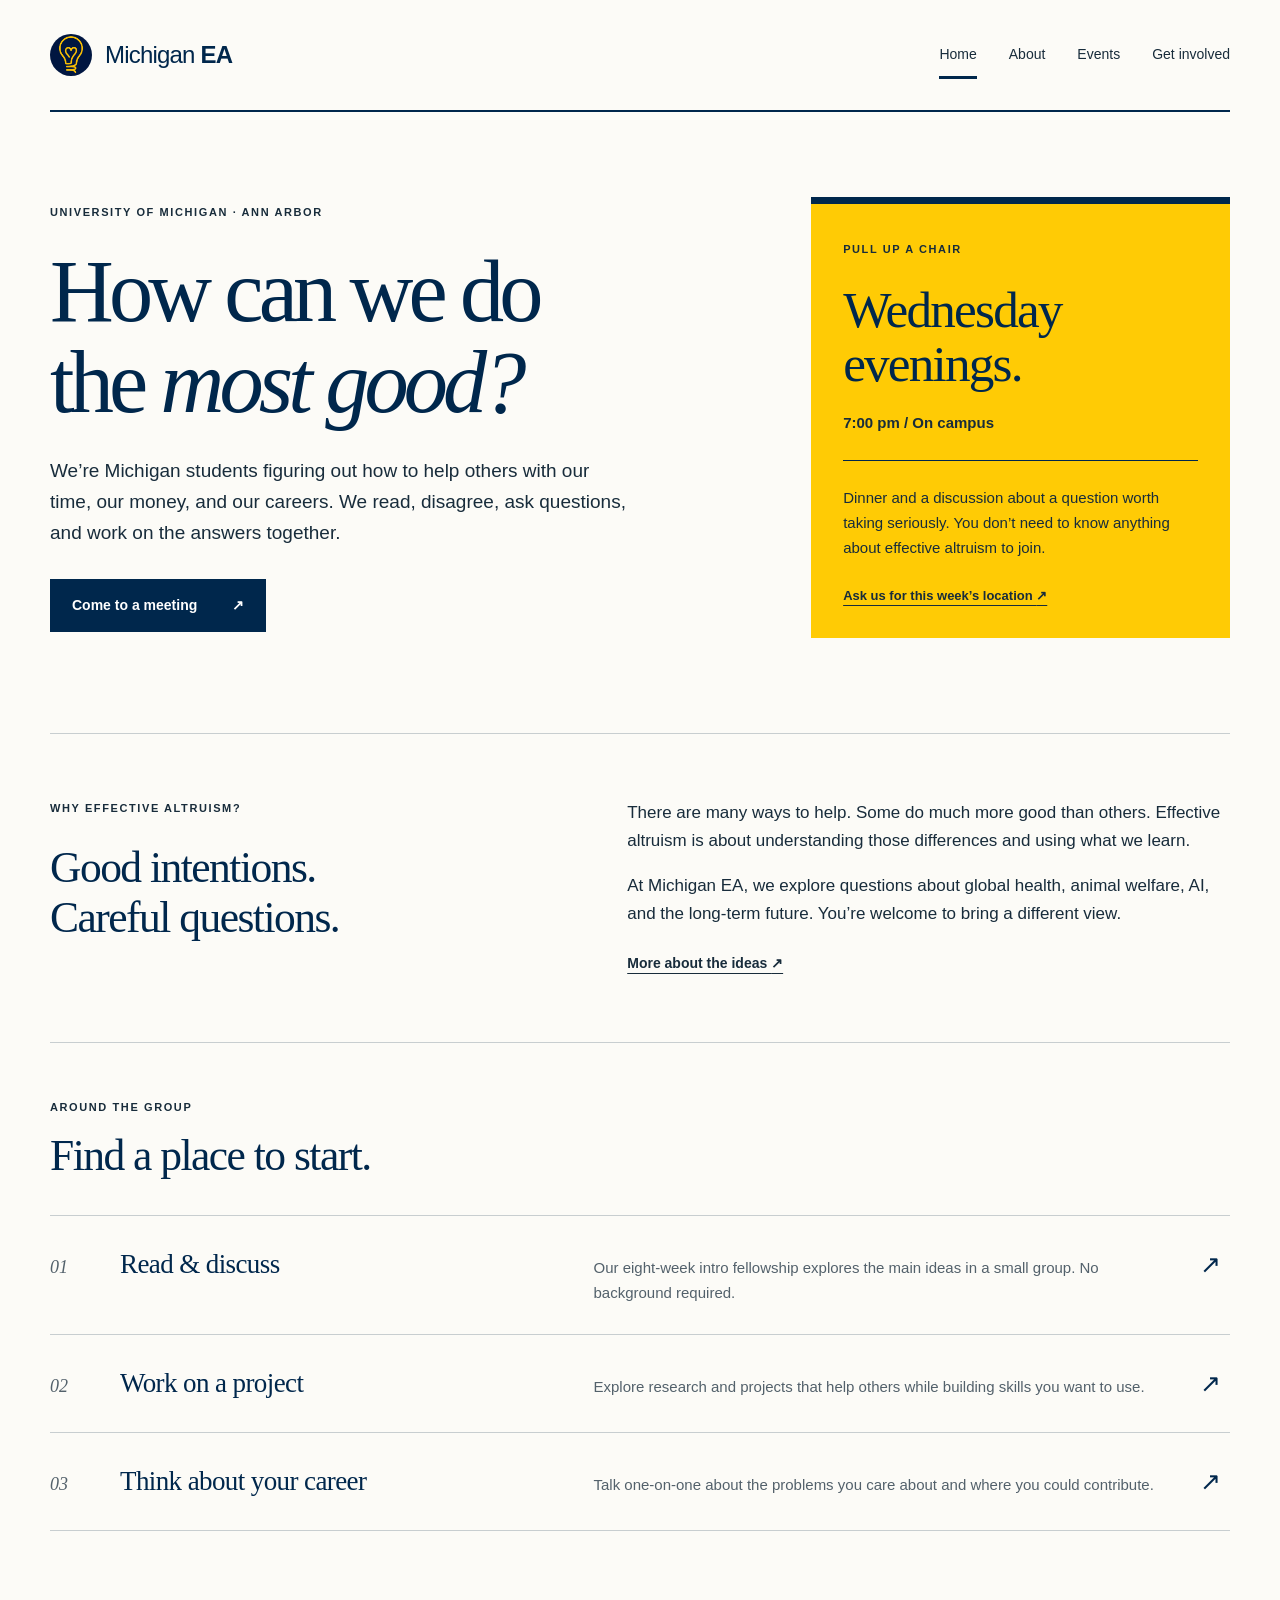
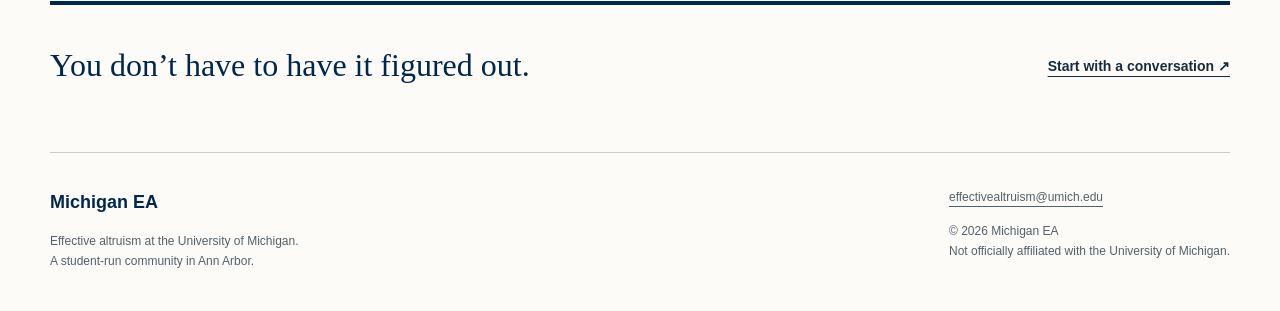
<file: index.html>
<!doctype html>
<html lang="en">
<head>
<meta charset="utf-8">
<meta name="viewport" content="width=device-width, initial-scale=1">
<title>How can we do the most good? — Michigan EA</title>
<meta name="description" content="A community of Michigan students thinking carefully about how to help others. Join our discussions, fellowship, and projects.">
<meta name="theme-color" content="#00274c">
<link rel="icon" href="favicon_ea.png">
<link rel="stylesheet" href="styles.css">
<script src="script.js" defer>
</script>
</head>
<body>
<a class="skip" href="#main">Skip to content</a>
<header class="shell header">
<a class="brand" href="index.html">
<img src="favicon_ea.png" alt="" width="42" height="42">
<span>Michigan <b>EA</b>
</span>
</a>
<button class="menu-toggle" type="button" aria-controls="navigation" aria-expanded="false" hidden>Menu</button>
<nav id="navigation" aria-label="Main navigation">
<a href="index.html" aria-current="page">Home</a>
<a href="about.html">About</a>
<a href="events.html">Events</a>
<a href="contact.html">Get involved</a>
</nav>
</header>
<main id="main">
<section class="shell home-intro">
<div class="hero-copy">
<p class="eyebrow">University of Michigan · Ann Arbor</p>
<h1>How can we do<br>the <em>most good?</em>
</h1>
<p class="intro-copy">We’re Michigan students figuring out how to help others with our time, our money, and our careers. We read, disagree, ask questions, and work on the answers together.</p>
<a class="button" href="contact.html">Come to a meeting <span aria-hidden="true">↗</span>
</a>
</div>
<aside class="meeting-note" aria-label="Weekly meetings">
<p class="eyebrow">Pull up a chair</p>
<h2>Wednesday<br>evenings.</h2>
<p class="meeting-time">7:00 pm / On campus</p>
<div class="note-rule">
</div>
<p>Dinner and a discussion about a question worth taking seriously. You don’t need to know anything about effective altruism to join.</p>
<a href="contact.html">Ask us for this week’s location <span aria-hidden="true">↗</span>
</a>
</aside>
</section>
<section class="shell split-section">
<div>
<p class="eyebrow">Why effective altruism?</p>
<h2>Good intentions.<br>Careful questions.</h2>
</div>
<div class="prose">
<p>There are many ways to help. Some do much more good than others. Effective altruism is about understanding those differences and using what we learn.</p>
<p>At Michigan EA, we explore questions about global health, animal welfare, AI, and the long-term future. You’re welcome to bring a different view.</p>
<a class="text-link" href="about.html">More about the ideas <span aria-hidden="true">↗</span>
</a>
</div>
</section>
<section class="shell programs">
<div class="section-heading">
<p class="eyebrow">Around the group</p>
<h2>Find a place to start.</h2>
</div>
<a class="program" href="about.html#fellowship">
<span class="program-number">01</span>
<h3>Read &amp; discuss</h3>
<p>Our eight-week intro fellowship explores the main ideas in a small group. No background required.</p>
<span class="arrow" aria-hidden="true">↗</span>
</a>
<a class="program" href="contact.html">
<span class="program-number">02</span>
<h3>Work on a project</h3>
<p>Explore research and projects that help others while building skills you want to use.</p>
<span class="arrow" aria-hidden="true">↗</span>
</a>
<a class="program" href="contact.html">
<span class="program-number">03</span>
<h3>Think about your career</h3>
<p>Talk one-on-one about the problems you care about and where you could contribute.</p>
<span class="arrow" aria-hidden="true">↗</span>
</a>
</section>
<section class="shell closing">
<p>You don’t have to have it figured out.</p>
<a class="text-link" href="contact.html">Start with a conversation <span aria-hidden="true">↗</span>
</a>
</section>
</main>
<footer class="shell footer">
<div>
<a class="footer-name" href="index.html">Michigan EA</a>
<p>Effective altruism at the University of Michigan.<br>A student-run community in Ann Arbor.</p>
</div>
<div>
<a href="mailto:effectivealtruism@umich.edu">effectivealtruism@umich.edu</a>
<p>© 2026 Michigan EA<br>Not officially affiliated with the University of Michigan.</p>
</div>
</footer>
</body>
</html>
</file>
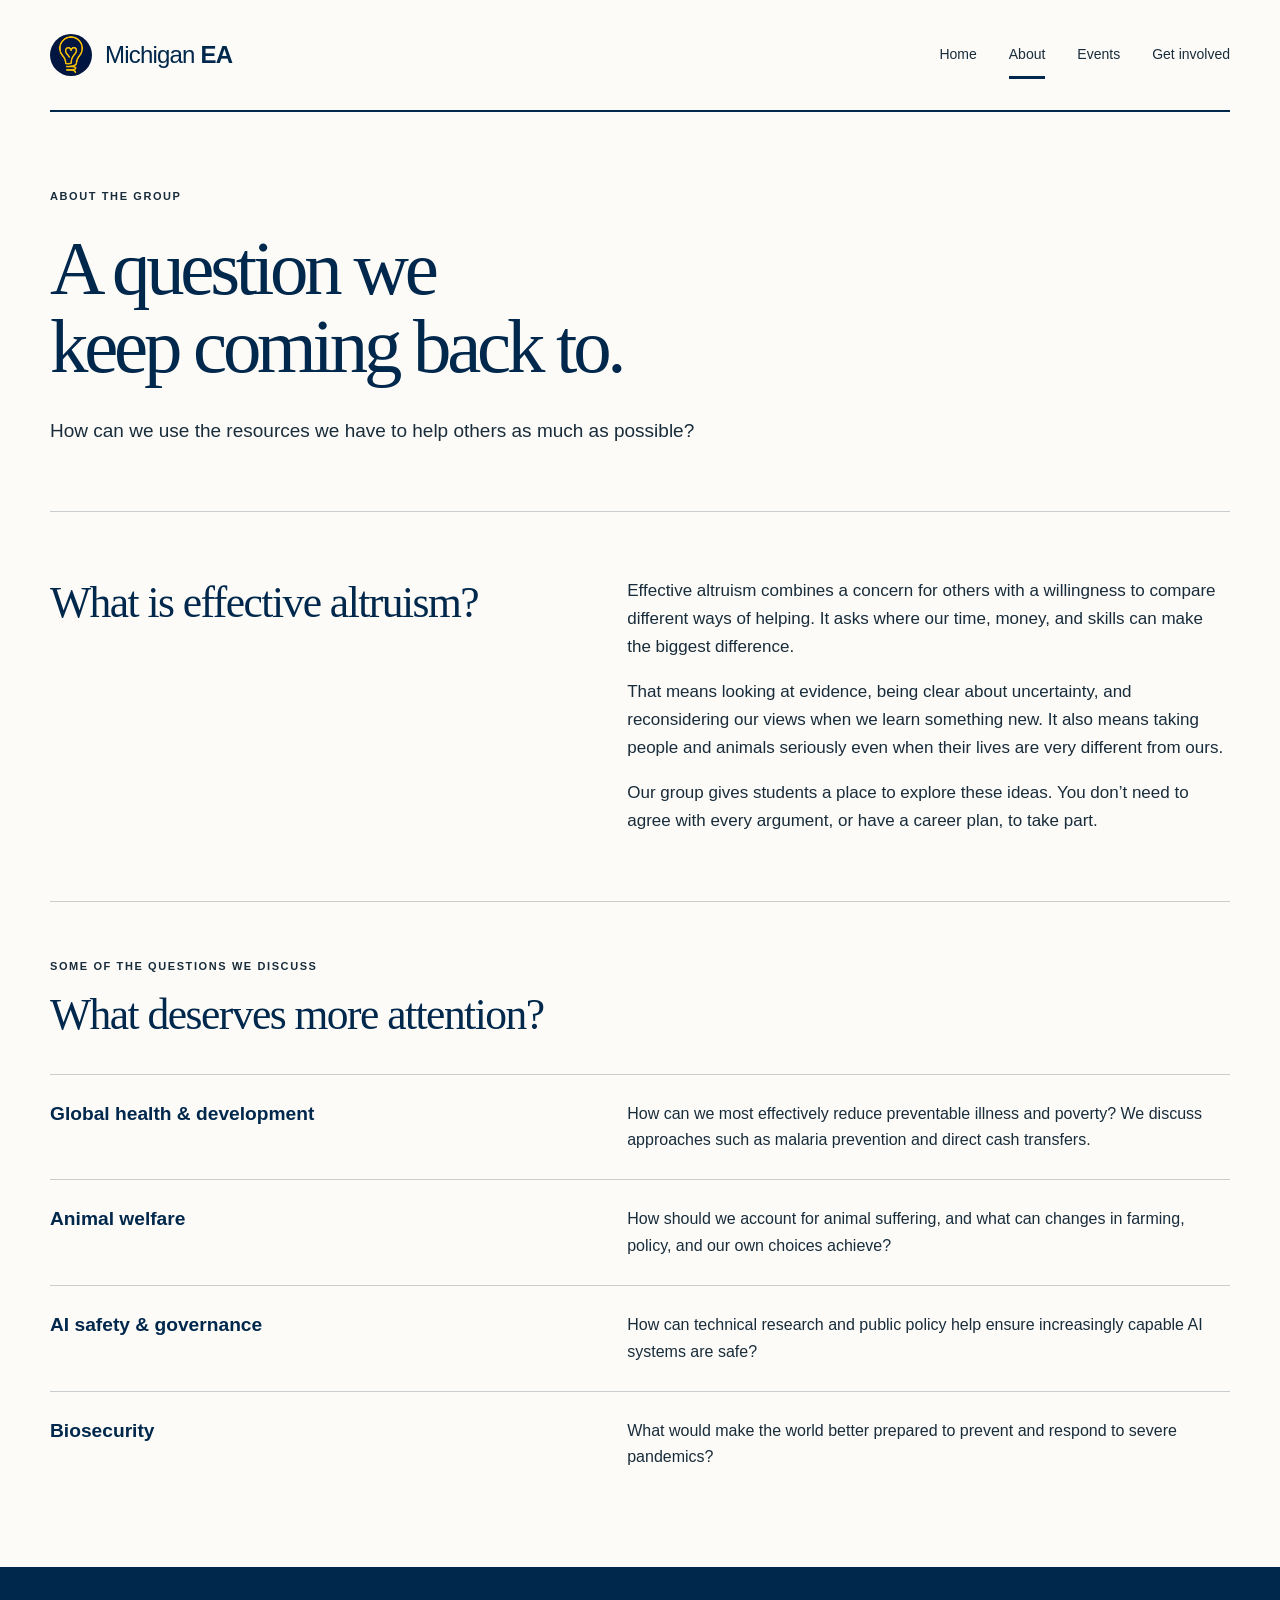
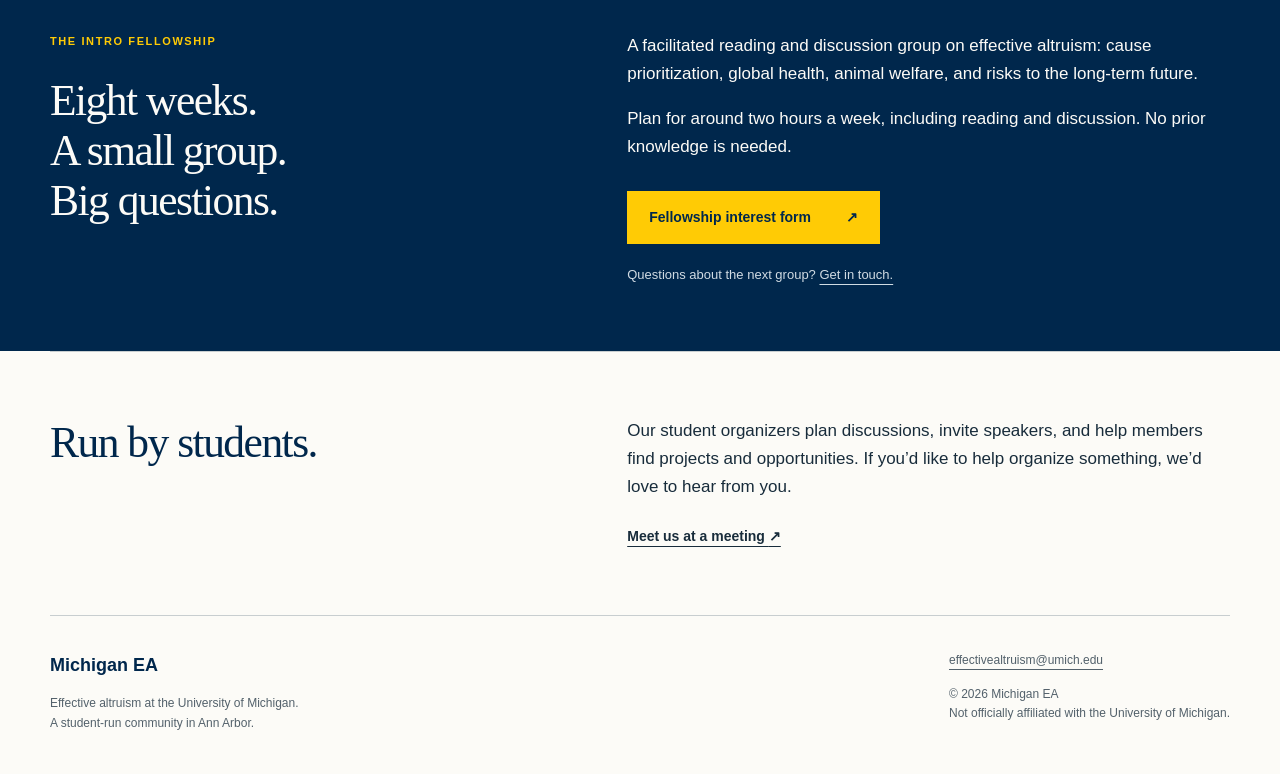
<file: about.html>
<!doctype html>
<html lang="en">
<head>
<meta charset="utf-8">
<meta name="viewport" content="width=device-width, initial-scale=1">
<title>About — Michigan EA</title>
<meta name="description" content="Learn about effective altruism, our community, and the introductory fellowship.">
<meta name="theme-color" content="#00274c">
<link rel="icon" href="favicon_ea.png">
<link rel="stylesheet" href="styles.css">
<script src="script.js" defer>
</script>
</head>
<body>
<a class="skip" href="#main">Skip to content</a>
<header class="shell header">
<a class="brand" href="index.html">
<img src="favicon_ea.png" alt="" width="42" height="42">
<span>Michigan <b>EA</b>
</span>
</a>
<button class="menu-toggle" type="button" aria-controls="navigation" aria-expanded="false" hidden>Menu</button>
<nav id="navigation" aria-label="Main navigation">
<a href="index.html">Home</a>
<a href="about.html" aria-current="page">About</a>
<a href="events.html">Events</a>
<a href="contact.html">Get involved</a>
</nav>
</header>
<main id="main">
<section class="shell page-intro">
<p class="eyebrow">About the group</p>
<h1>A question we<br>keep coming back to.</h1>
<p class="intro-copy">How can we use the resources we have to help others as much as possible?</p>
</section>
<section class="shell split-section">
<h2>What is effective altruism?</h2>
<div class="prose">
<p>Effective altruism combines a concern for others with a willingness to compare different ways of helping. It asks where our time, money, and skills can make the biggest difference.</p>
<p>That means looking at evidence, being clear about uncertainty, and reconsidering our views when we learn something new. It also means taking people and animals seriously even when their lives are very different from ours.</p>
<p>Our group gives students a place to explore these ideas. You don’t need to agree with every argument, or have a career plan, to take part.</p>
</div>
</section>
<section class="shell topics">
<div class="section-heading">
<p class="eyebrow">Some of the questions we discuss</p>
<h2>What deserves more attention?</h2>
</div>
<div class="topic">
<h3>Global health &amp; development</h3>
<p>How can we most effectively reduce preventable illness and poverty? We discuss approaches such as malaria prevention and direct cash transfers.</p>
</div>
<div class="topic">
<h3>Animal welfare</h3>
<p>How should we account for animal suffering, and what can changes in farming, policy, and our own choices achieve?</p>
</div>
<div class="topic">
<h3>AI safety &amp; governance</h3>
<p>How can technical research and public policy help ensure increasingly capable AI systems are safe?</p>
</div>
<div class="topic">
<h3>Biosecurity</h3>
<p>What would make the world better prepared to prevent and respond to severe pandemics?</p>
</div>
</section>
<section id="fellowship" class="fellowship">
<div class="shell split-section">
<div>
<p class="eyebrow">The intro fellowship</p>
<h2>Eight weeks.<br>A small group.<br>Big questions.</h2>
</div>
<div class="prose">
<p>A facilitated reading and discussion group on effective altruism: cause prioritization, global health, animal welfare, and risks to the long-term future.</p>
<p>Plan for around two hours a week, including reading and discussion. No prior knowledge is needed.</p>
<a class="button" href="https://docs.google.com/forms/d/e/1FAIpQLSfK81MyzP4-b2OcQkwoCRocKhrPAt3SMrWoy838ELAUsbyKNA/viewform?usp=publish-editor">Fellowship interest form <span aria-hidden="true">↗</span>
</a>
<p class="small">Questions about the next group? <a href="contact.html">Get in touch.</a>
</p>
</div>
</div>
</section>
<section class="shell split-section">
<h2>Run by students.</h2>
<div class="prose">
<p>Our student organizers plan discussions, invite speakers, and help members find projects and opportunities. If you’d like to help organize something, we’d love to hear from you.</p>
<a class="text-link" href="contact.html">Meet us at a meeting <span aria-hidden="true">↗</span>
</a>
</div>
</section>
</main>
<footer class="shell footer">
<div>
<a class="footer-name" href="index.html">Michigan EA</a>
<p>Effective altruism at the University of Michigan.<br>A student-run community in Ann Arbor.</p>
</div>
<div>
<a href="mailto:effectivealtruism@umich.edu">effectivealtruism@umich.edu</a>
<p>© 2026 Michigan EA<br>Not officially affiliated with the University of Michigan.</p>
</div>
</footer>
</body>
</html>
</file>
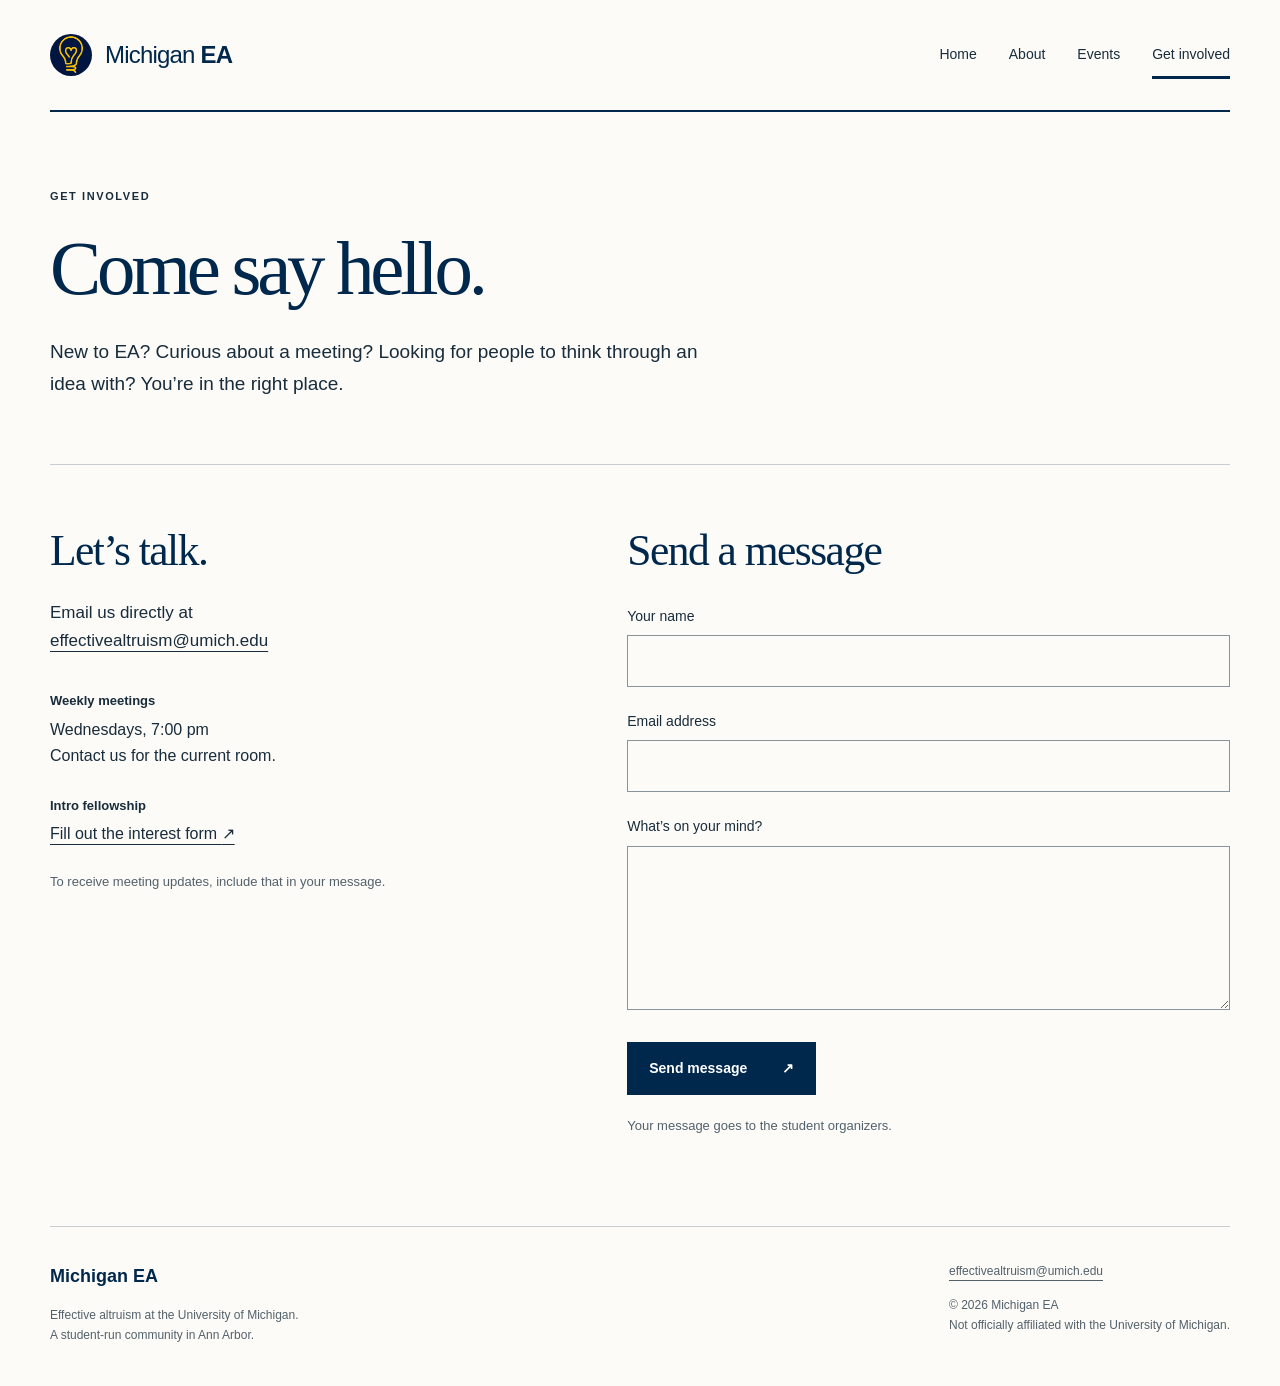
<file: contact.html>
<!doctype html>
<html lang="en">
<head>
<meta charset="utf-8">
<meta name="viewport" content="width=device-width, initial-scale=1">
<title>Get involved — Michigan EA</title>
<meta name="description" content="Contact Michigan EA, get meeting details, or express interest in our fellowship.">
<meta name="theme-color" content="#00274c">
<link rel="icon" href="favicon_ea.png">
<link rel="stylesheet" href="styles.css">
<script src="script.js" defer>
</script>
</head>
<body>
<a class="skip" href="#main">Skip to content</a>
<header class="shell header">
<a class="brand" href="index.html">
<img src="favicon_ea.png" alt="" width="42" height="42">
<span>Michigan <b>EA</b>
</span>
</a>
<button class="menu-toggle" type="button" aria-controls="navigation" aria-expanded="false" hidden>Menu</button>
<nav id="navigation" aria-label="Main navigation">
<a href="index.html">Home</a>
<a href="about.html">About</a>
<a href="events.html">Events</a>
<a href="contact.html" aria-current="page">Get involved</a>
</nav>
</header>
<main id="main">
<section class="shell page-intro">
<p class="eyebrow">Get involved</p>
<h1>Come say hello.</h1>
<p class="intro-copy">New to EA? Curious about a meeting? Looking for people to think through an idea with? You’re in the right place.</p>
</section>
<section class="shell contact-layout">
<div class="contact-details">
<h2>Let’s talk.</h2>
<p>Email us directly at<br>
<a href="mailto:effectivealtruism@umich.edu">effectivealtruism@umich.edu</a>
</p>
<dl>
<dt>Weekly meetings</dt>
<dd>Wednesdays, 7:00 pm<br>Contact us for the current room.</dd>
<dt>Intro fellowship</dt>
<dd>
<a href="https://docs.google.com/forms/d/e/1FAIpQLSfK81MyzP4-b2OcQkwoCRocKhrPAt3SMrWoy838ELAUsbyKNA/viewform?usp=publish-editor">Fill out the interest form <span aria-hidden="true">↗</span>
</a>
</dd>
</dl>
<p class="small">To receive meeting updates, include that in your message.</p>
</div>
<form action="https://formspree.io/f/xoeqqaav" method="POST">
<h2>Send a message</h2>
<div class="field">
<label for="name">Your name</label>
<input id="name" name="name" autocomplete="name" required>
</div>
<div class="field">
<label for="email">Email address</label>
<input id="email" name="email" type="email" autocomplete="email" required>
</div>
<div class="field">
<label for="message">What’s on your mind?</label>
<textarea id="message" name="message" rows="5" required>
</textarea>
</div>
<button class="button" type="submit">Send message <span aria-hidden="true">↗</span>
</button>
<p class="small">Your message goes to the student organizers.</p>
</form>
</section>
</main>
<footer class="shell footer">
<div>
<a class="footer-name" href="index.html">Michigan EA</a>
<p>Effective altruism at the University of Michigan.<br>A student-run community in Ann Arbor.</p>
</div>
<div>
<a href="mailto:effectivealtruism@umich.edu">effectivealtruism@umich.edu</a>
<p>© 2026 Michigan EA<br>Not officially affiliated with the University of Michigan.</p>
</div>
</footer>
</body>
</html>
</file>
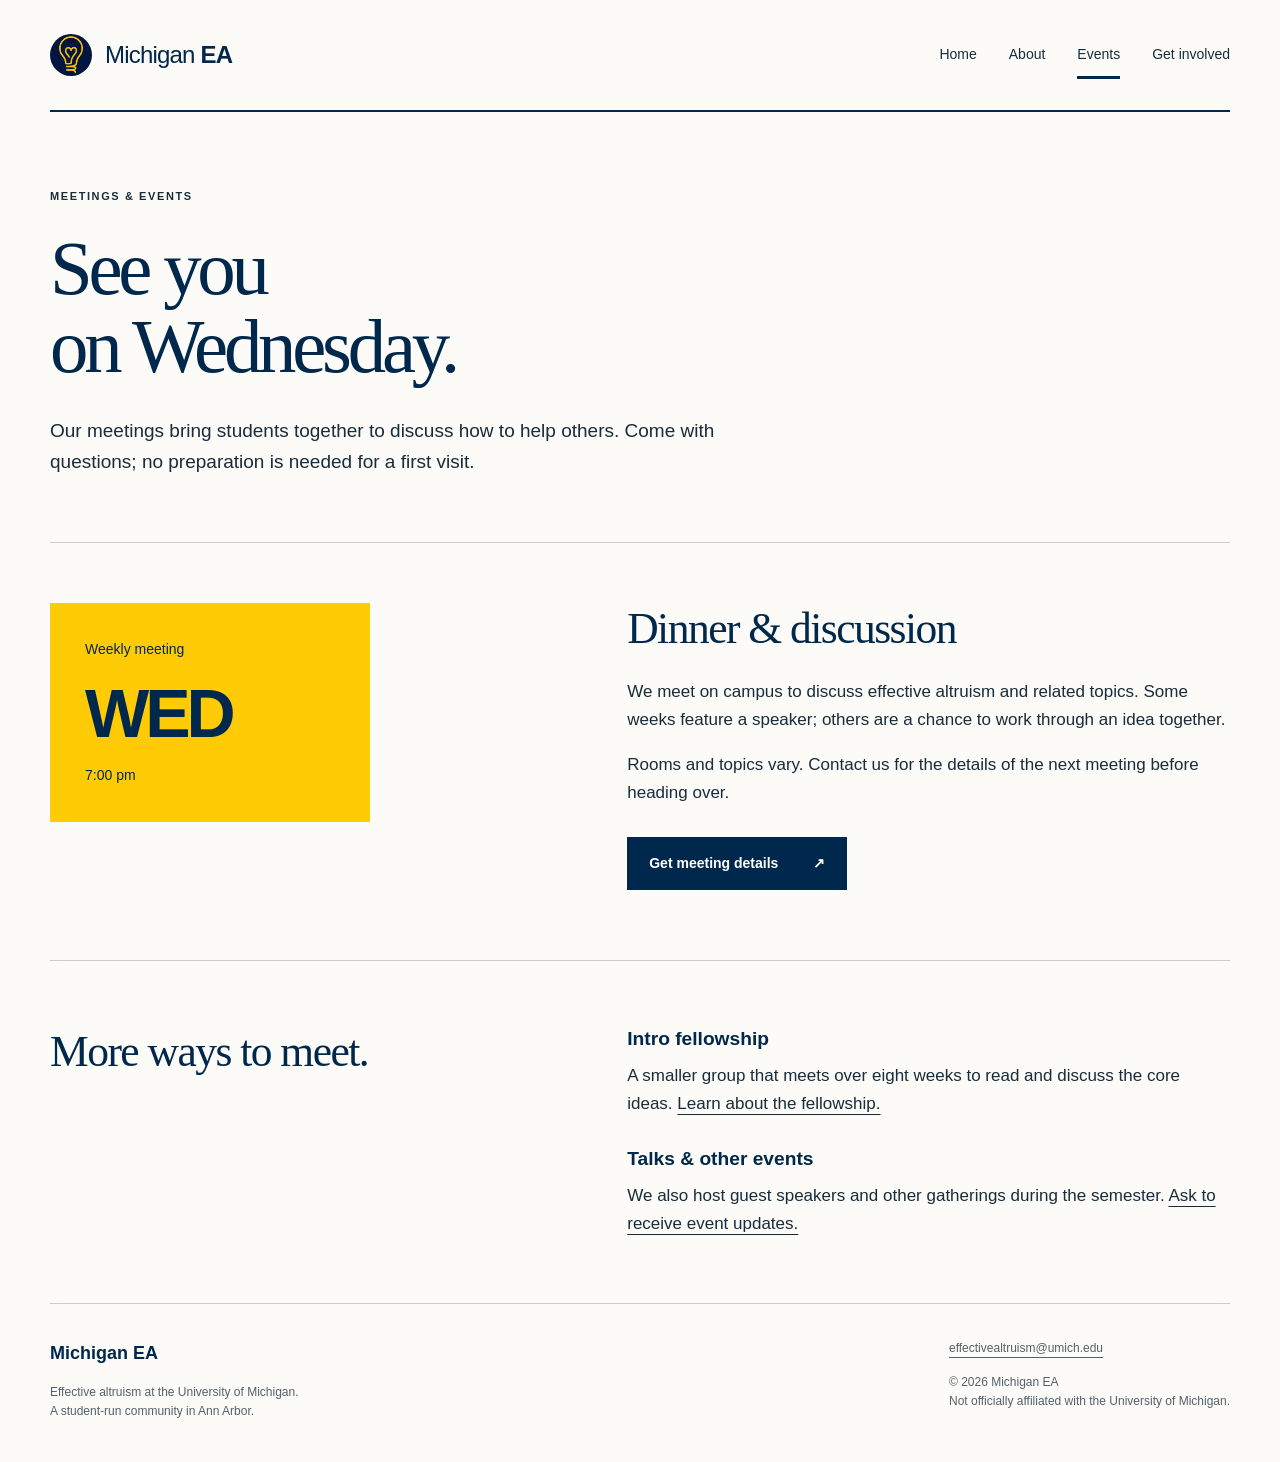
<file: events.html>
<!doctype html>
<html lang="en">
<head>
<meta charset="utf-8">
<meta name="viewport" content="width=device-width, initial-scale=1">
<title>Meetings & events — Michigan EA</title>
<meta name="description" content="Join Michigan EA for weekly discussions, speakers, and fellowship meetings.">
<meta name="theme-color" content="#00274c">
<link rel="icon" href="favicon_ea.png">
<link rel="stylesheet" href="styles.css">
<script src="script.js" defer>
</script>
</head>
<body>
<a class="skip" href="#main">Skip to content</a>
<header class="shell header">
<a class="brand" href="index.html">
<img src="favicon_ea.png" alt="" width="42" height="42">
<span>Michigan <b>EA</b>
</span>
</a>
<button class="menu-toggle" type="button" aria-controls="navigation" aria-expanded="false" hidden>Menu</button>
<nav id="navigation" aria-label="Main navigation">
<a href="index.html">Home</a>
<a href="about.html">About</a>
<a href="events.html" aria-current="page">Events</a>
<a href="contact.html">Get involved</a>
</nav>
</header>
<main id="main">
<section class="shell page-intro">
<p class="eyebrow">Meetings & events</p>
<h1>See you<br>on Wednesday.</h1>
<p class="intro-copy">Our meetings bring students together to discuss how to help others. Come with questions; no preparation is needed for a first visit.</p>
</section>
<section class="shell event-feature">
<div class="day-block">
<span>Weekly meeting</span>
<strong>WED</strong>
<span>7:00 pm</span>
</div>
<div class="prose">
<h2>Dinner &amp; discussion</h2>
<p>We meet on campus to discuss effective altruism and related topics. Some weeks feature a speaker; others are a chance to work through an idea together.</p>
<p>Rooms and topics vary. Contact us for the details of the next meeting before heading over.</p>
<a class="button" href="contact.html">Get meeting details <span aria-hidden="true">↗</span>
</a>
</div>
</section>
<section class="shell split-section">
<h2>More ways to meet.</h2>
<div class="prose">
<h3>Intro fellowship</h3>
<p>A smaller group that meets over eight weeks to read and discuss the core ideas. <a href="about.html#fellowship">Learn about the fellowship.</a>
</p>
<h3>Talks &amp; other events</h3>
<p>We also host guest speakers and other gatherings during the semester. <a href="contact.html">Ask to receive event updates.</a>
</p>
</div>
</section>
</main>
<footer class="shell footer">
<div>
<a class="footer-name" href="index.html">Michigan EA</a>
<p>Effective altruism at the University of Michigan.<br>A student-run community in Ann Arbor.</p>
</div>
<div>
<a href="mailto:effectivealtruism@umich.edu">effectivealtruism@umich.edu</a>
<p>© 2026 Michigan EA<br>Not officially affiliated with the University of Michigan.</p>
</div>
</footer>
</body>
</html>
</file>
<file: styles.css>
/* Michigan EA: a quiet, typographic campus publication. No external fonts. */
:root {
  --navy:#00274c;
  --maize:#ffcb05;
  --paper:#fcfbf7;
  --ink:#182c3b;
  --muted:#53616b;
  --line:#c8ced0;
  --serif:Georgia,'Times New Roman',serif;
  --sans:Arial,Helvetica,sans-serif}

* {
  box-sizing:border-box}
html {
  scroll-behavior:smooth}
body {
  margin:0;
  background:var(--paper);
  color:var(--ink);
  font:17px/1.65 var(--sans);
  -webkit-font-smoothing:antialiased}
a {
  color:inherit;
  text-underline-offset:5px;
  text-decoration-thickness:1px}
a:hover {
  color:#725900}
a:focus-visible,button:focus-visible,input:focus-visible,textarea:focus-visible {
  outline:3px solid #947500;
  outline-offset:5px}
img {
  display:block;
  max-width:100%}
.shell {
  width:min(1180px,calc(100% - 100px));
  margin-inline:auto}
h1,h2,h3,p {
  margin:0}
p+p {
  margin-top:1em}
h1,h2,h3 {
  color:var(--navy)}
h1 {
  font:normal clamp(3.4rem,6.9vw,6.4rem)/1.02 var(--serif);
  letter-spacing:-.055em}
h1 em {
  font-weight:normal}
h2 {
  font:normal clamp(2rem,3.4vw,3rem)/1.15 var(--serif);
  letter-spacing:-.035em}
h3 {
  font-size:1.2rem;
  line-height:1.35;
  font-weight:600}
button,input,textarea {
  font:inherit}
.header {
  min-height:112px;
  display:flex;
  align-items:center;
  justify-content:space-between;
  gap:30px;
  border-bottom:2px solid var(--navy)}
.brand {
  display:flex;
  gap:13px;
  align-items:center;
  text-decoration:none;
  color:var(--navy);
  font-size:24px;
  letter-spacing:-.8px}
.brand img {
  border-radius:50%;
  width:42px;
  height:42px}
.brand b {
  font-weight:800}
nav {
  display:flex;
  gap:32px}
nav a {
  font-size:14px;
  text-decoration:none;
  padding:12px 0}
nav a[aria-current] {
  box-shadow:inset 0 -3px var(--navy)}
.menu-toggle {
  display: none;
  background:none;
  border:1px solid var(--navy);
  padding:5px 12px}
.menu-toggle[hidden] {
  display:none}
.eyebrow {
  font-size:11px;
  font-weight:700;
  text-transform:uppercase;
  letter-spacing:1.6px;
  margin-bottom:25px}
.home-intro {
  padding-block:85px 95px;
  display:grid;
  grid-template-columns:1.65fr 1fr;
  gap:70px;
  align-items:center}
.hero-copy .intro-copy {
  max-width:580px}
.intro-copy {
  font-size:19px;
  line-height:1.65;
  margin-top:28px;
  max-width:680px}
.button {
  display:inline-flex;
  align-items:center;
  justify-content:space-between;
  gap:35px;
  padding:14px 21px;
  background:var(--navy);
  color:white;
  border:1px solid var(--navy);
  text-decoration:none;
  font-size:14px;
  font-weight:600;
  cursor:pointer;
  margin-top:30px}
.button:hover {
  background:#164369;
  color:white}
.meeting-note {
  background:var(--maize);
  padding:36px 32px 32px;
  align-self:end;
  border-top:7px solid var(--navy)}
.meeting-note h2 {
  font-size:clamp(2.5rem,4vw,3.7rem);
  line-height:1.05}
.meeting-note p:not(.eyebrow) {
  font-size:15px}
.meeting-note .meeting-time {
  margin-top:20px;
  font-weight:700}
.note-rule {
  height:1px;
  background:var(--navy);
  margin:25px 0}
.meeting-note a {
  display:block;
  font-size:13px;
  font-weight:bold;
  margin-top:24px}
.split-section {
  display:grid;
  grid-template-columns:1fr 1.25fr;
  gap:95px;
  border-top:1px solid var(--line);
  padding-block:65px}
.prose {
  max-width:650px}
.prose h3 {
  margin:28px 0 10px}
.prose h3:first-child {
  margin-top:0}
.prose h2 {
  margin-bottom:24px}
.text-link {
  display:inline-block;
  font-size:14px;
  font-weight:bold;
  margin-top:24px}
.section-heading {
  margin-bottom:35px}
.section-heading .eyebrow {
  margin-bottom:14px}
.programs,.topics {
  padding-block:55px 70px;
  border-top:1px solid var(--line)}
.program {
  display:grid;
  grid-template-columns:40px 1fr 1.3fr 30px;
  gap:30px;
  align-items:baseline;
  padding-block:28px;
  border-top:1px solid var(--line);
  text-decoration:none}
.program:last-child {
  border-bottom:1px solid var(--line)}
.program:hover {
  background:#f2f0e6;
  color:var(--ink)}
.program-number {
  font:italic 18px var(--serif);
  color:var(--muted)}
.program h3 {
  font:normal 27px var(--serif);
  letter-spacing:-.6px}
.program p {
  font-size:15px;
  color:var(--muted)}
.arrow {
  font-size:25px;
  color:var(--navy)}
.closing {
  border-top:4px solid var(--navy);
  padding-block:40px 65px;
  display:flex;
  align-items:center;
  justify-content:space-between;
  gap:30px}
.closing p {
  font:normal 32px/1.3 var(--serif);
  color:var(--navy)}
.closing .text-link {
  margin:0}
.footer {
  border-top:1px solid var(--line);
  padding-block:35px 40px;
  display:flex;
  justify-content:space-between;
  gap:40px;
  font-size:12px;
  color:var(--muted)}
.footer-name {
  font-size:18px;
  font-weight:bold;
  text-decoration:none;
  color:var(--navy)}
.footer p {
  margin-top:14px}
.footer a {
  overflow-wrap:anywhere}
.page-intro {
  padding-block:75px 65px}
.page-intro h1 {
  font-size:clamp(3.2rem,6vw,5.6rem)}
.topic {
  display:grid;
  grid-template-columns:1fr 1.25fr;
  gap:95px;
  padding:26px 0;
  border-top:1px solid var(--line)}
.topic p {
  font-size:16px}
.fellowship {
  background:var(--navy);
  color:var(--paper);
  scroll-margin-top:20px}
.fellowship h2 {
  color:var(--paper)}
.fellowship .split-section {
  border:0}
.fellowship .eyebrow {
  color:var(--maize)}
.fellowship .button {
  background:var(--maize);
  color:var(--navy);
  border-color:var(--maize)}
.small {
  font-size:13px;
  color:var(--muted);
  margin-top:20px}
.fellowship .small {
  color:#d0dbe3}
.fellowship a:hover {
  color:var(--maize)}
.fellowship .button:hover {
  background:#e6b700;
  color:var(--navy)}
.event-feature {
  display:grid;
  grid-template-columns:1fr 1.25fr;
  gap:95px;
  border-top:1px solid var(--line);
  padding-block:60px 70px}
.day-block {
  background:var(--maize);
  padding:35px;
  color:var(--navy);
  max-width:320px;
  align-self:start}
.day-block span {
  display:block;
  font-size:14px}
.day-block strong {
  display:block;
  font-size:68px;
  letter-spacing:-4px;
  line-height:1.5}
.contact-layout {
  display:grid;
  grid-template-columns:1fr 1.25fr;
  gap:95px;
  border-top:1px solid var(--line);
  padding-block:60px 90px}
.contact-details>p {
  margin-top:24px}
.contact-details a {
  overflow-wrap:anywhere}
dl {
  margin-top:35px}
dt {
  font-weight:bold;
  font-size:13px;
  margin-top:25px}
dd {
  margin:5px 0 0;
  font-size:16px}
form h2 {
  margin-bottom:30px}
.field {
  margin-bottom:23px}
.field label {
  display:block;
  font-size:14px;
  margin-bottom:7px}
.field input,.field textarea {
  width:100%;
  border:1px solid #88949d;
  border-radius:0;
  background:transparent;
  padding:11px;
  color:var(--ink)}
.field textarea {
  resize:vertical}
.field input:focus,.field textarea:focus {
  background:white}
form .button {
  margin-top:0}
.skip {
  position:absolute;
  top:-100px;
  left:15px;
  background:var(--maize);
  padding:12px;
  z-index:10}
.skip:focus {
  top:10px}

@media(max-width:1000px) {
  .shell {
  width:calc(100% - 64px)}
.home-intro {
  gap:35px}
.split-section,.topic,.event-feature,.contact-layout {
  gap:45px}
.program {
  gap:20px}
.meeting-note {
  padding:28px 25px}
}

@media(max-width:720px) {
  .shell {
  width:calc(100% - 40px)}
.header {
  min-height:88px;
  flex-wrap:wrap;
  gap:0;
  padding-block:20px}
.brand {
  font-size:21px}
.brand img {
  width:35px;
  height:35px}
nav {
  width:100%;
  gap:24px;
  flex-wrap:wrap;
  margin-top:18px}
.js .menu-toggle {
  display:block}
.js nav {
  display:none}
.js nav.is-open {
  display:flex}
nav a {
  font-size:13px}
.home-intro {
  grid-template-columns:1fr;
  padding-block:50px;
  gap:42px}
h1 {
  font-size:clamp(3.2rem,10.5vw,4.5rem)}
.intro-copy {
  font-size:17px}
.meeting-note {
  max-width:none}
.meeting-note h2 {
  font-size:2.8rem}
.split-section,.topic,.event-feature,.contact-layout {
  grid-template-columns:1fr;
  gap:25px;
  padding-block:40px}
.program {
  grid-template-columns:24px 1fr 20px;
  gap:14px;
  padding-block:23px}
.program p {
  grid-column:2;
  grid-row:2}
.program .arrow {
  grid-column:3;
  grid-row:1}
.program h3 {
  font-size:24px}
.programs,.topics {
  padding-block:40px}
.closing {
  display:block;
  padding-block:30px 45px}
.closing .text-link {
  margin-top:20px}
.closing p {
  font-size:28px}
.footer {
  flex-direction:column;
  gap:25px}
.page-intro {
  padding-block:50px}
.day-block {
  max-width:none}
.contact-layout {
  gap:45px;
  padding-bottom:60px}
}

@media(prefers-reduced-motion:reduce) {
  html {
  scroll-behavior:auto}
}
</file>
